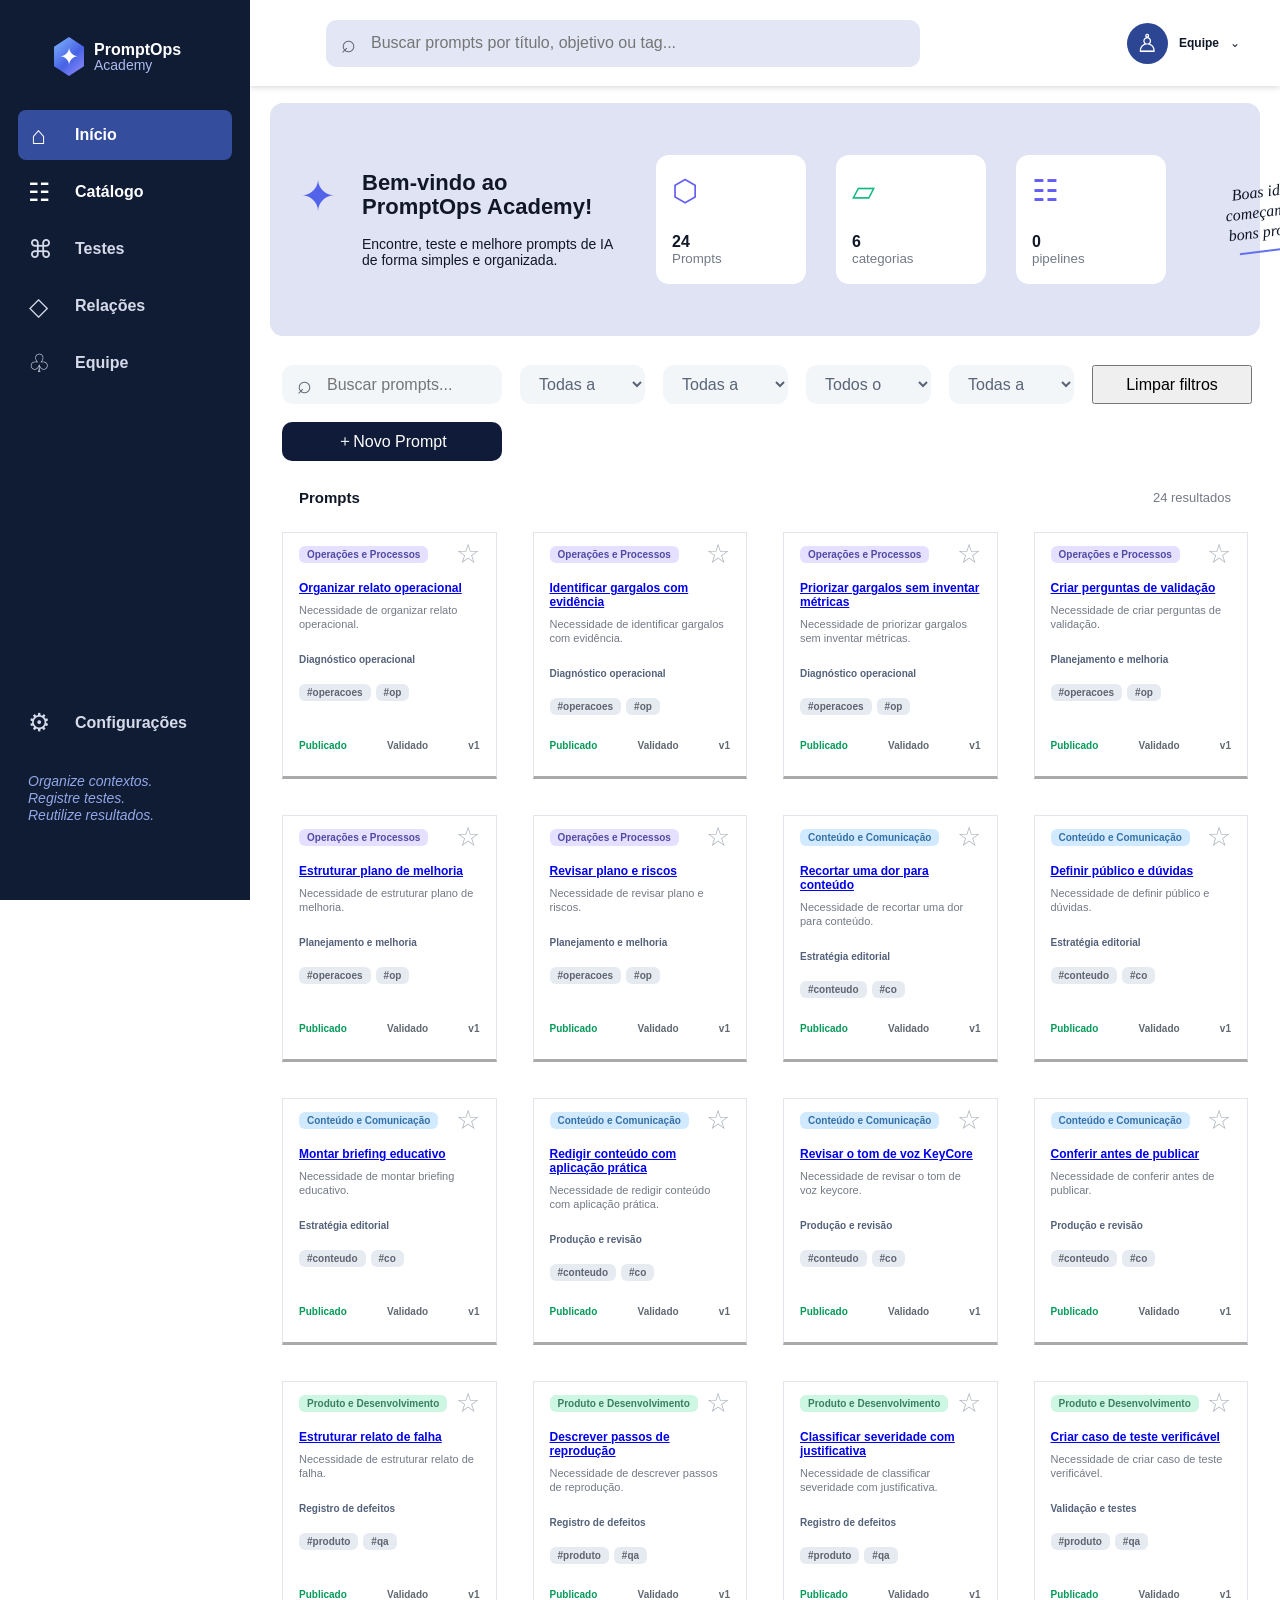
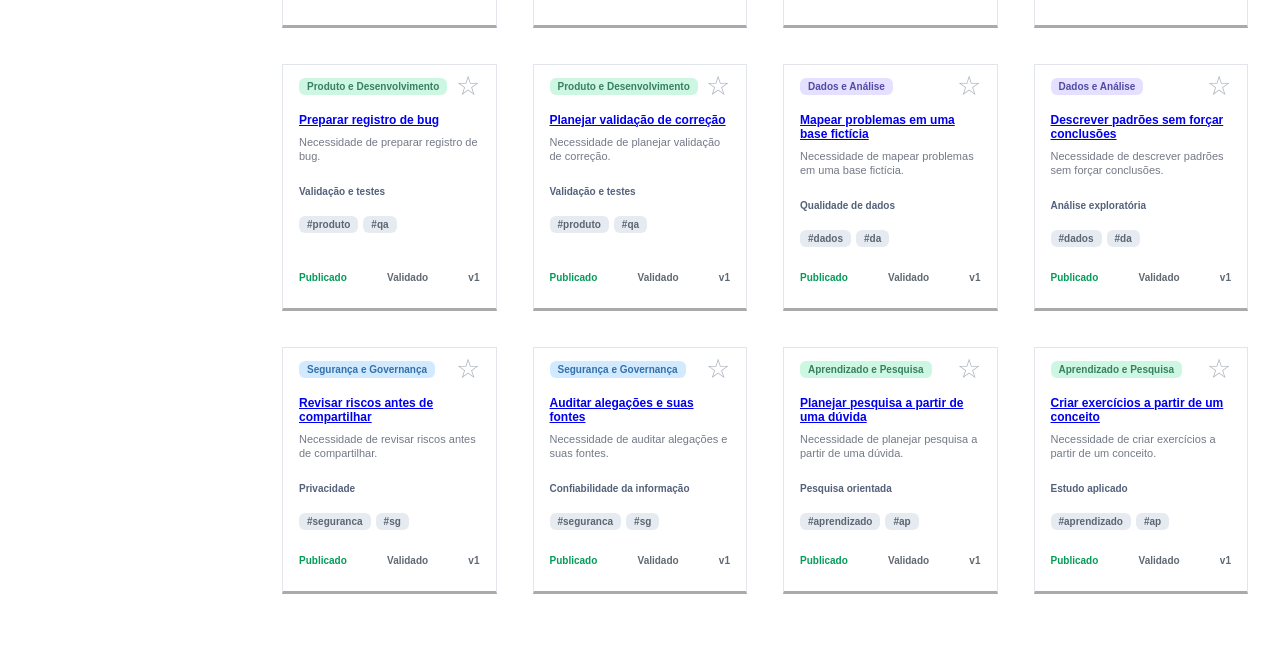
<file: index.html>
<!doctype html>
<html lang="pt-BR">
<head>
  <meta charset="utf-8">
  <meta name="viewport" content="width=device-width, initial-scale=1">
  <meta name="theme-color" content="#ffffff">
  <title>PromptOps Academy</title>
  <link rel="stylesheet" href="css/styles.css">
  <script src="js/storage.js" defer></script>
  <script src="js/catalog.js" defer></script>
  <script src="js/registration.js" defer></script>
</head>
<body>
  <a class="skip-link" href="#catalogo">Ir para o catálogo</a>

  <div class="app-shell">
    <aside class="sidebar" id="sidebar" aria-label="Navegação principal">
      <a class="brand" href="#inicio" aria-label="PromptOps Academy, início">
        <span class="brand-mark" aria-hidden="true">✦</span>
        <span><strong>PromptOps</strong><small>Academy</small></span>
      </a>

      <nav class="side-nav">
        <a class="nav-link active" href="#inicio"><span aria-hidden="true">⌂</span>Início</a>
        <a class="nav-link" href="#catalogo"><span aria-hidden="true">☷</span>Catálogo</a>
        <span class="nav-link muted"><span aria-hidden="true">⌘</span>Testes</span>
        <span class="nav-link muted"><span aria-hidden="true">◇</span>Relações</span>
        <span class="nav-link muted"><span aria-hidden="true">♧</span>Equipe</span>
      </nav>

      <div class="sidebar-footer">
        <span class="nav-link muted"><span aria-hidden="true">⚙</span>Configurações</span>
        <p>Organize contextos.<br>Registre testes.<br>Reutilize resultados.</p>
      </div>
    </aside>

    <div class="page">
      <header class="topbar">
        <button class="menu-toggle" id="menu-toggle" type="button" aria-label="Abrir menu" aria-controls="sidebar" aria-expanded="false">☰</button>
        <label class="search-field global-search">
          <span aria-hidden="true">⌕</span>
          <span class="sr-only">Busca global</span>
          <input id="global-search" type="search" placeholder="Buscar prompts por título, objetivo ou tag..." data-integration="levi-search">
        </label>
        <div class="profile" aria-label="Perfil da equipe"><span class="avatar" aria-hidden="true">♙</span><strong>Equipe</strong><span aria-hidden="true">⌄</span></div>
      </header>

      <main class="content">
        <section class="welcome" id="inicio" aria-labelledby="welcome-title">
          <div class="welcome-copy">
            <span class="spark" aria-hidden="true">✦</span>
            <div>
              <h1 id="welcome-title">Bem-vindo ao<br>PromptOps Academy!</h1>
              <p>Encontre, teste e melhore prompts de IA<br>de forma simples e organizada.</p>
            </div>
          </div>

          <div class="stats" aria-label="Indicadores do catálogo">
            <article class="stat"><span class="stat-icon purple" aria-hidden="true">⬡</span><strong id="prompt-count">0</strong><small>Prompts</small></article>
            <article class="stat"><span class="stat-icon green" aria-hidden="true">▱</span><strong id="category-count">0</strong><small>categorias</small></article>
            <article class="stat"><span class="stat-icon purple" aria-hidden="true">☷</span><strong id="pipeline-count">0</strong><small>pipelines</small></article>
          </div>

          <p class="welcome-note">Boas ideias<br>começam com<br>bons prompts.<i></i></p>
        </section>

        <section class="catalog" id="catalogo" aria-labelledby="catalog-title">
          <div class="toolbar" aria-label="Controles do catálogo">
            <label class="search-field catalog-search">
              <span aria-hidden="true">⌕</span>
              <span class="sr-only">Buscar prompts</span>
              <input id="catalog-search" type="search" placeholder="Buscar prompts..." data-integration="levi-search">
            </label>
            <label><span class="sr-only">Categoria</span><select id="category-filter" data-integration="levi-filter"><option value="">Categorias</option></select></label>
            <label><span class="sr-only">Subcategoria</span><select id="subcategory-filter" data-integration="levi-filter"><option value="">Subcategorias</option></select></label>
            <label><span class="sr-only">Status</span><select id="status-filter" data-integration="levi-filter"><option value="">Status</option></select></label>
            <label><span class="sr-only">Maturidade</span><select id="maturity-filter" data-integration="levi-filter"><option value="">Maturidade</option></select></label>
            <button id="clear-filters" type="button" class="clear-filters-btn">Limpar filtros</button>
            <button class="new-prompt" type="button" id="new-prompt" data-integration="cadastro"><span aria-hidden="true">＋</span>Novo Prompt</button>
          </div>

          <div class="catalog-heading">
            <h2 id="catalog-title">Prompts</h2>
            <span id="result-count" aria-live="polite">0 resultados</span>
          </div>

          <div id="catalog-state" class="catalog-state" role="status" hidden></div>

          <div id="prompt-grid" class="prompt-grid" aria-live="polite"></div>
        </section>
      </main>
    </div>
  </div>

  <div id="modal" class="modal" hidden>
    <div class="modal-dialog">
      <header class="modal-header">
        <h2>Novo Prompt</h2>
        <button type="button" id="modal-close" aria-label="Fechar modal" class="close-btn">×</button>
      </header>
      <form id="prompt-form" class="modal-form">
        <p id="form-message" class="form-message error" hidden></p>

        <div class="form-group">
          <label for="title">Título</label>
          <input type="text" id="title" name="title" required minlength="8">
        </div>

        <div class="form-row">
          <div class="form-group">
            <label for="categoryId">Categoria</label>
            <select id="categoryId" name="categoryId" required></select>
          </div>
          <div class="form-group">
            <label for="subcategoryId">Subcategoria</label>
            <select id="subcategoryId" name="subcategoryId" required></select>
          </div>
        </div>

        <div class="form-group">
          <label for="tags">Tags (separadas por vírgula)</label>
          <input type="text" id="tags" name="tags">
        </div>

        <div class="form-group">
          <label for="problem">Problema</label>
          <textarea id="problem" name="problem" required></textarea>
        </div>

        <div class="form-group">
          <label for="objective">Objetivo</label>
          <textarea id="objective" name="objective" required></textarea>
        </div>

        <div class="form-row">
          <div class="form-group">
            <label for="responsible">Responsável</label>
            <input type="text" id="responsible" name="responsible" required>
          </div>
          <div class="form-group">
            <label for="status">Status</label>
            <select id="status" name="status" required>
              <option value="rascunho">Rascunho</option>
              <option value="em_revisao">Em revisão</option>
              <option value="publicado">Publicado</option>
              <option value="arquivado">Arquivado</option>
            </select>
          </div>
          <div class="form-group">
            <label for="maturity">Maturidade</label>
            <select id="maturity" name="maturity" required>
              <option value="experimental">Experimental</option>
              <option value="em_validacao">Em validação</option>
              <option value="validado">Validado</option>
            </select>
          </div>
        </div>

        <div class="form-group">
          <label for="text">Texto do Prompt</label>
          <textarea id="text" name="text" required minlength="80" rows="5"></textarea>
        </div>

        <div class="form-group">
          <label for="context">Contexto</label>
          <textarea id="context" name="context"></textarea>
        </div>

        <div class="form-row">
          <div class="form-group">
            <label for="restrictions">Restrições</label>
            <textarea id="restrictions" name="restrictions"></textarea>
          </div>
          <div class="form-group">
            <label for="format">Formato</label>
            <textarea id="format" name="format"></textarea>
          </div>
        </div>

        <div class="form-row">
          <div class="form-group">
            <label for="qualityCriteria">Critérios de Qualidade</label>
            <textarea id="qualityCriteria" name="qualityCriteria"></textarea>
          </div>
          <div class="form-group">
            <label for="nextAction">Próxima Ação</label>
            <textarea id="nextAction" name="nextAction"></textarea>
          </div>
        </div>

        <footer class="modal-footer">
          <button type="button" id="modal-cancel" class="btn secondary">Cancelar</button>
          <button type="submit" class="btn primary">Salvar Prompt</button>
        </footer>
      </form>
    </div>
  </div>
</body>
</html>
</file>
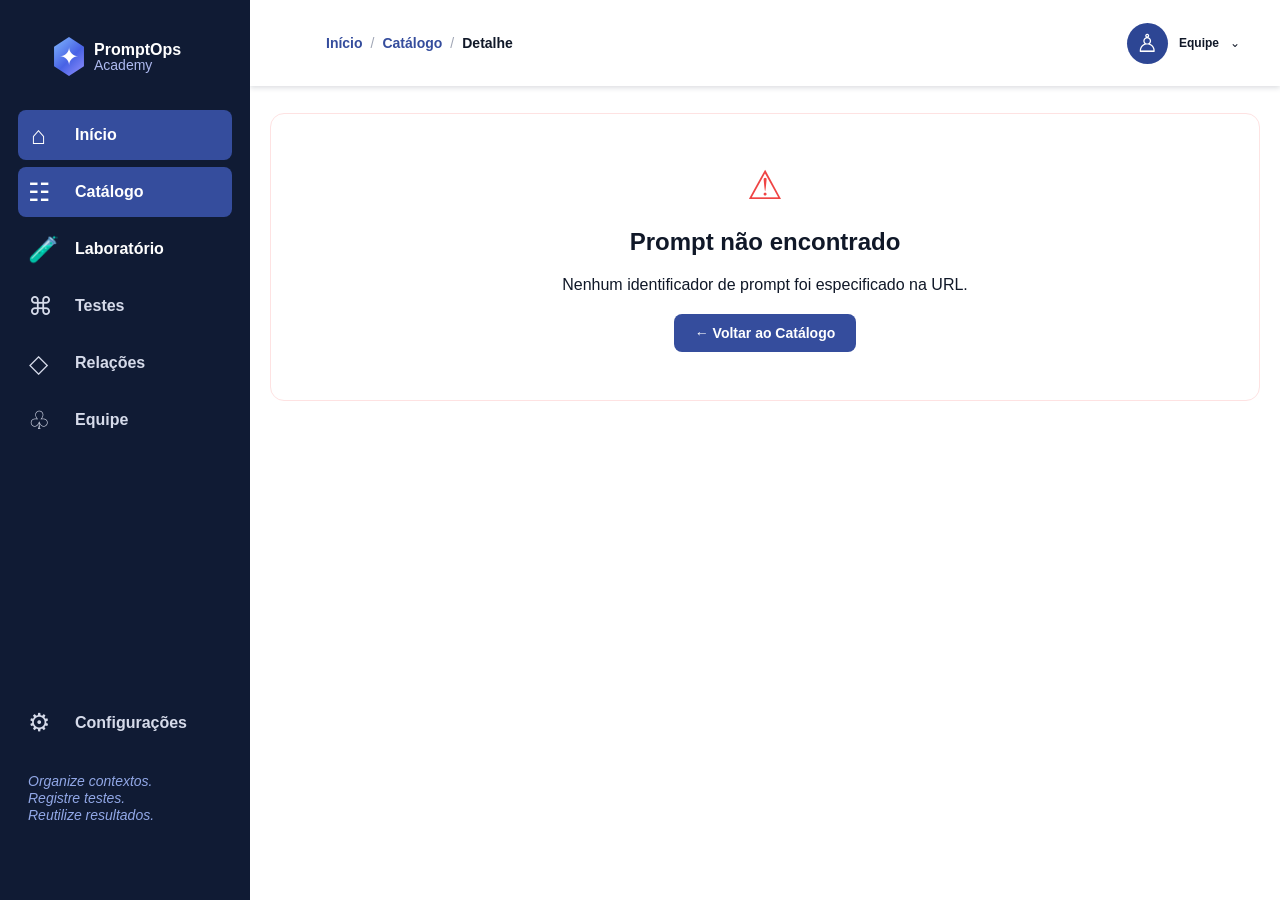
<file: prompt.html>
<!doctype html>
<html lang="pt-BR">
<head>
  <meta charset="utf-8">
  <meta name="viewport" content="width=device-width, initial-scale=1">
  <meta name="theme-color" content="#ffffff">
  <title>Detalhe do Prompt - PromptOps Academy</title>
  <link rel="stylesheet" href="css/styles.css">
  <link rel="stylesheet" href="css/navigation.css">
  <script src="js/navigation.js" defer></script>
  <script src="js/storage.js" defer></script>
  <script src="js/prompt-detail.js" defer></script>
</head>
<body>
  <a class="skip-link" href="#prompt-detail-content">Ir para o conteúdo principal</a>

  <div class="app-shell">
    <!-- Sidebar de Navegação Principal -->
    <aside class="sidebar" id="sidebar" aria-label="Navegação principal">
      <a class="brand" href="index.html#inicio" aria-label="PromptOps Academy, início">
        <span class="brand-mark" aria-hidden="true">✦</span>
        <span><strong>PromptOps</strong><small>Academy</small></span>
      </a>

      <nav class="side-nav">
        <a class="nav-link" href="index.html#inicio"><span aria-hidden="true">⌂</span>Início</a>
        <a class="nav-link active" href="index.html#catalogo"><span aria-hidden="true">☷</span>Catálogo</a>
        <a class="nav-link" href="public/laboratorio-de-prompts.html"><span aria-hidden="true">🧪</span>Laboratório</a>
        <span class="nav-link muted"><span aria-hidden="true">⌘</span>Testes</span>
        <span class="nav-link muted"><span aria-hidden="true">◇</span>Relações</span>
        <span class="nav-link muted"><span aria-hidden="true">♧</span>Equipe</span>
      </nav>

      <div class="sidebar-footer">
        <span class="nav-link muted"><span aria-hidden="true">⚙</span>Configurações</span>
        <p>Organize contextos.<br>Registre testes.<br>Reutilize resultados.</p>
      </div>
    </aside>

    <!-- Área de Conteúdo da Página -->
    <div class="page">
      <header class="topbar">
        <button class="menu-toggle" id="menu-toggle" type="button" aria-label="Abrir menu" aria-controls="sidebar" aria-expanded="false">☰</button>
        
        <!-- Breadcrumbs de Navegação -->
        <nav class="nav-breadcrumbs" aria-label="Caminho de navegação">
          <a href="index.html#inicio">Início</a>
          <span class="separator" aria-hidden="true">/</span>
          <a href="index.html#catalogo">Catálogo</a>
          <span class="separator" aria-hidden="true">/</span>
          <span class="current" id="breadcrumb-prompt-title">Detalhe</span>
        </nav>

        <div class="profile" aria-label="Perfil da equipe">
          <span class="avatar" aria-hidden="true">♙</span>
          <strong>Equipe</strong>
          <span aria-hidden="true">⌄</span>
        </div>
      </header>

      <main class="content">
        <div class="prompt-detail-container">
          
          <!-- Estado de Carregamento -->
          <div id="detail-loading" class="catalog-state" role="status">
            <p>Carregando informações do prompt...</p>
          </div>

          <!-- Estado de Erro -->
          <div id="detail-error" class="state-error-box" role="alert" hidden>
            <div class="state-error-icon" aria-hidden="true">⚠</div>
            <h2>Prompt não encontrado</h2>
            <p id="error-message">O prompt solicitado não existe ou não pôde ser carregado.</p>
            <div style="margin-top: 20px;">
              <a href="index.html#catalogo" class="btn btn-primary">← Voltar ao Catálogo</a>
            </div>
          </div>

          <!-- Conteúdo do Detalhe do Prompt -->
          <article id="prompt-detail-content" class="prompt-detail-card" hidden>
            
            <header>
              <div class="prompt-header-badges">
                <span class="badge badge-id" id="prompt-badge-id">ID</span>
                <span class="badge badge-category" id="prompt-badge-category">Categoria</span>
                <span class="badge badge-subcategory" id="prompt-badge-subcategory">Subcategoria</span>
                <span class="badge badge-status" id="prompt-badge-status">Status</span>
                <span class="badge badge-maturity" id="prompt-badge-maturity">Maturidade</span>
              </div>
              <h1 class="prompt-detail-title" id="prompt-detail-title">Título do Prompt</h1>
            </header>

            <section class="prompt-section">
              <h2 class="prompt-section-title">Objetivo</h2>
              <p class="prompt-text-block" id="prompt-objective"></p>
            </section>

            <section class="prompt-section">
              <h2 class="prompt-section-title">Problema Resolvido</h2>
              <p class="prompt-text-block" id="prompt-problem"></p>
            </section>

            <section class="prompt-section">
              <h2 class="prompt-section-title">Instrução / Conteúdo do Prompt</h2>
              <div class="prompt-code-wrapper">
                <div class="prompt-code-header">
                  <span class="prompt-code-label" id="prompt-version-info">Versão 1</span>
                  <div style="display: flex; align-items: center; gap: 8px;">
                    <span id="copy-feedback" class="feedback-toast" hidden>✓ Copiado!</span>
                    <button type="button" class="btn btn-secondary btn-icon" id="btn-copy-prompt" title="Copiar texto do prompt">
                      📋 Copiar
                    </button>
                  </div>
                </div>
                <pre class="prompt-code-content" id="prompt-text-content"></pre>
              </div>
            </section>

            <section class="prompt-section">
              <h2 class="prompt-section-title">Palavras-chave e Tags</h2>
              <div class="prompt-tags-list" id="prompt-tags-list"></div>
            </section>

            <!-- Barra de Ações do Fluxo -->
            <footer class="prompt-actions-bar">
              <div class="action-group-primary">
                <button type="button" class="btn btn-lab" id="btn-test-in-lab">
                  🧪 Testar no Laboratório
                </button>
                <a href="index.html#catalogo" class="btn btn-secondary">
                  ← Voltar ao Catálogo
                </a>
              </div>
              <div class="action-group-secondary">
                <a href="index.html#inicio" class="btn btn-secondary">
                  🏠 Ir para o Início
                </a>
              </div>
            </footer>

          </article>

        </div>
      </main>
    </div>
  </div>
</body>
</html>
</file>
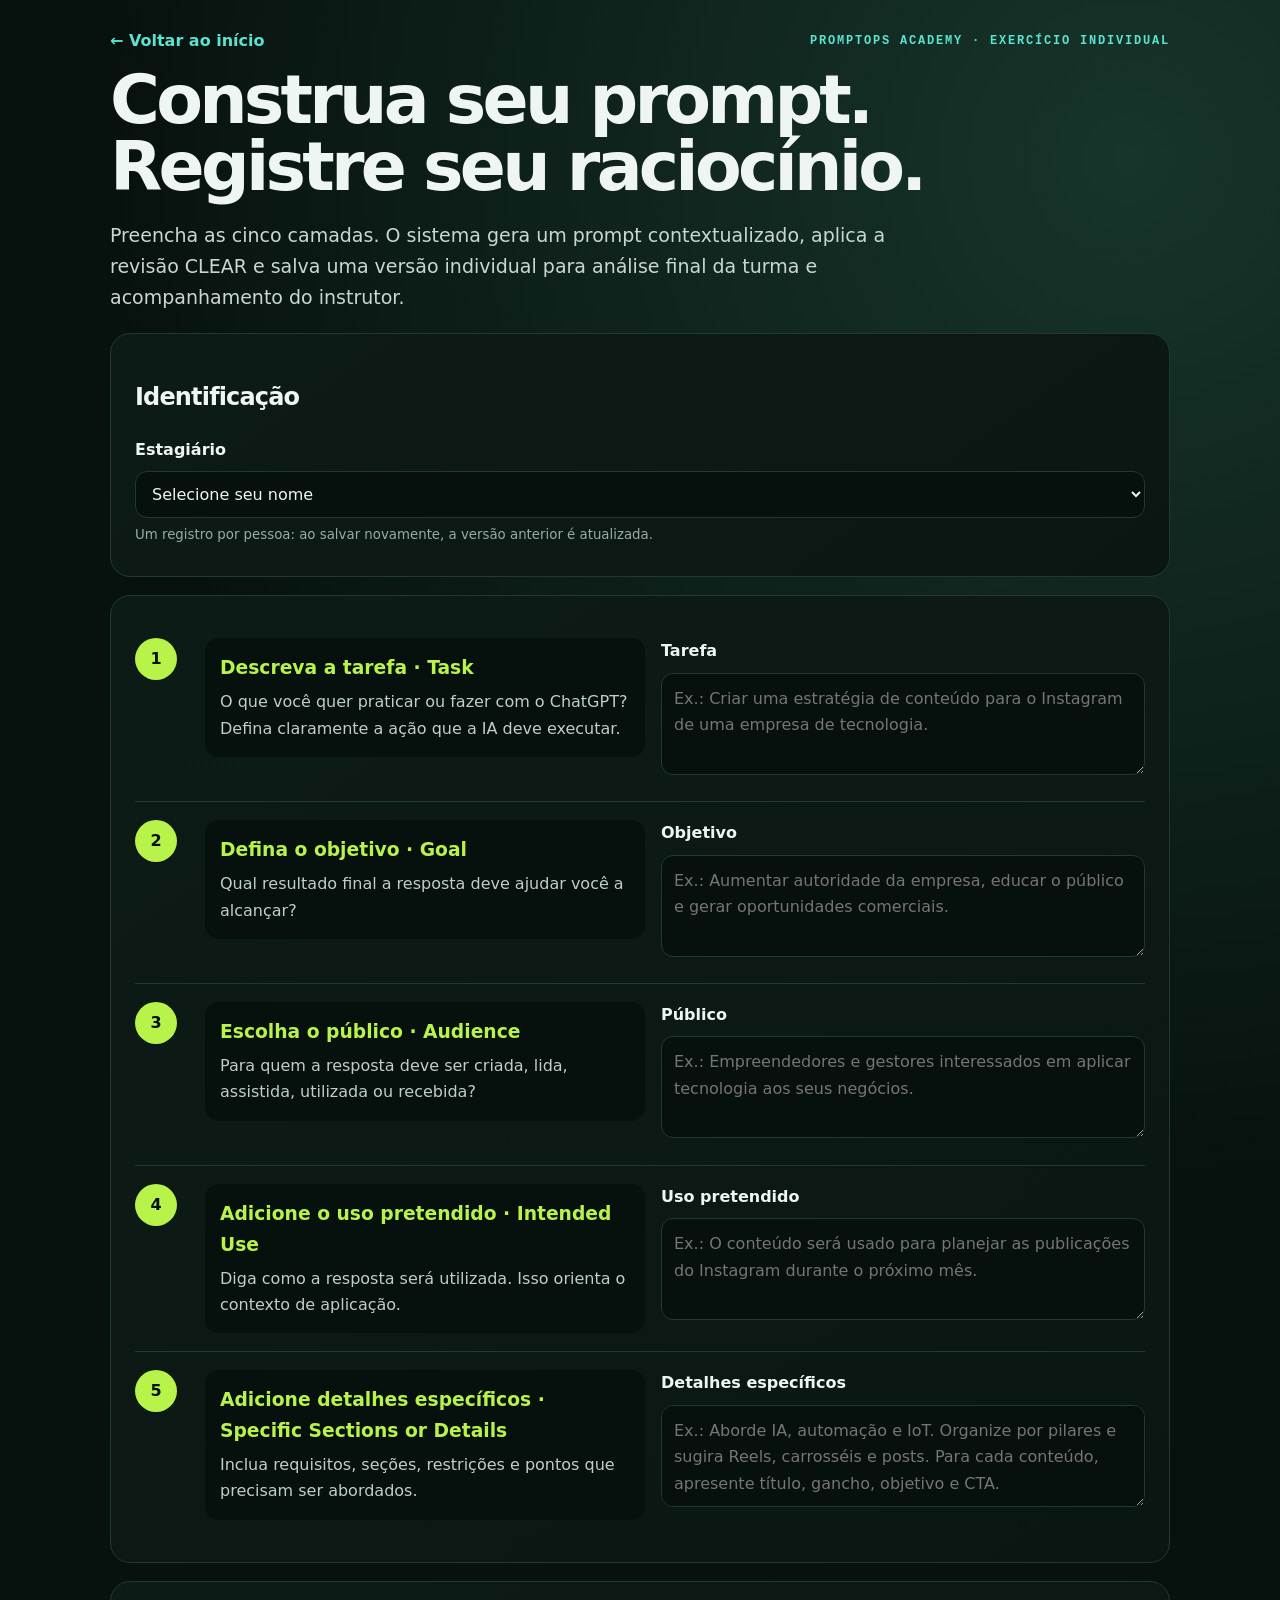
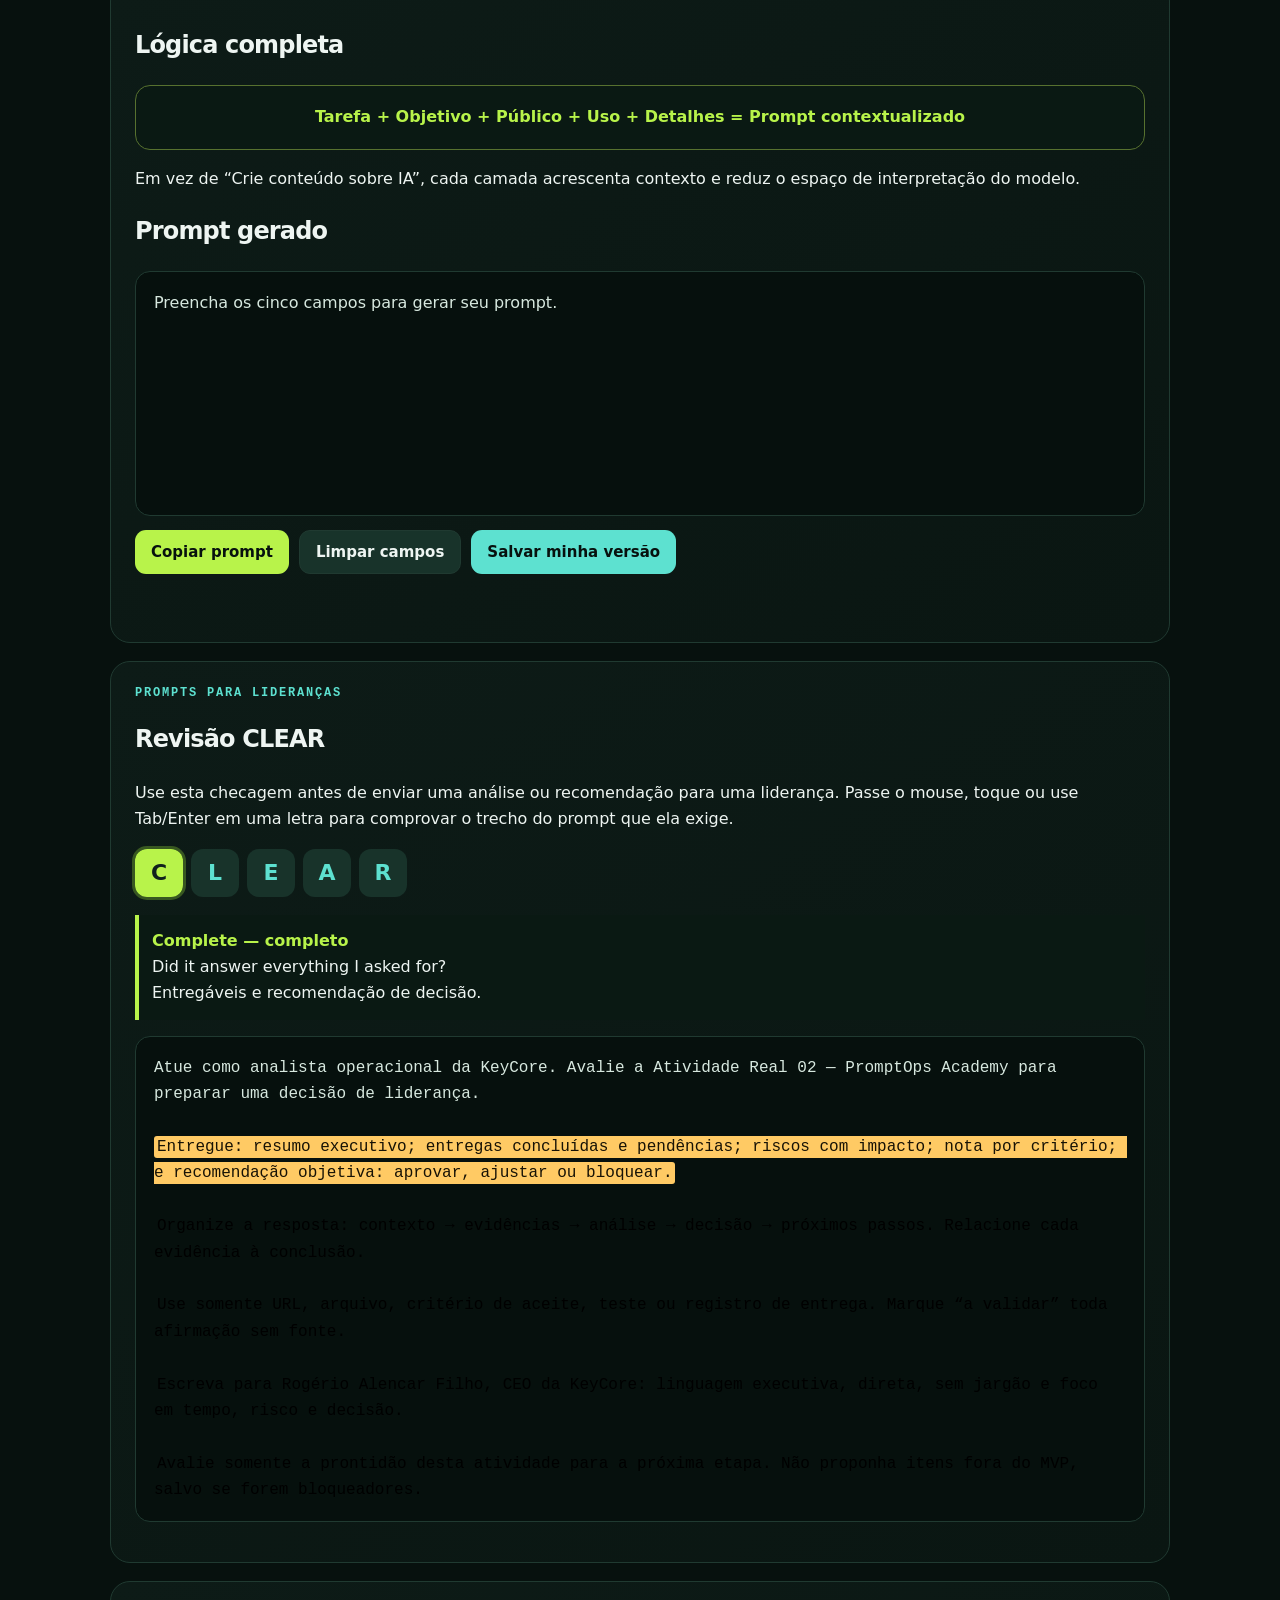
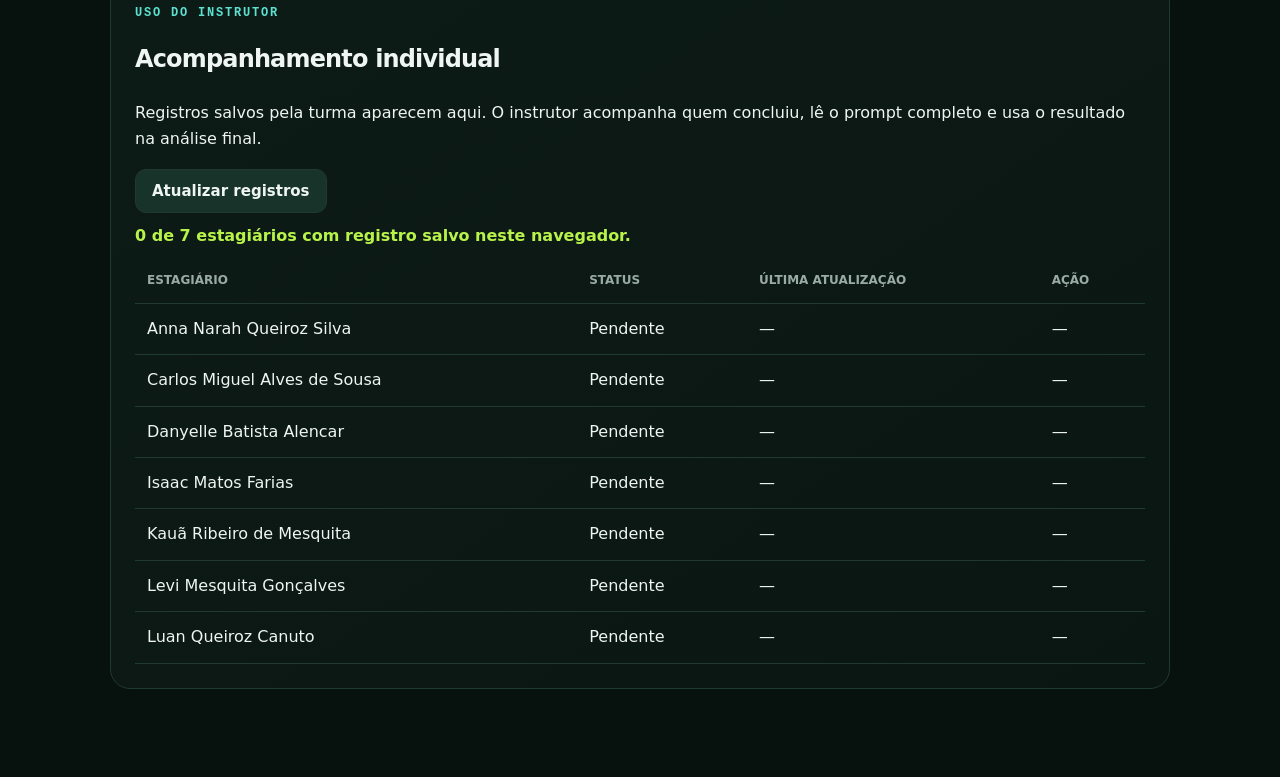
<file: public/laboratorio-de-prompts.html>
<!doctype html><html lang="pt-BR"><head><meta charset="utf-8"><meta name="viewport" content="width=device-width,initial-scale=1"><title>KeyCore · Laboratório de Prompts</title><style>:root{--bg:#07110e;--ink:#eef5f2;--muted:#9aaba4;--card:#0d1b17;--line:#203a31;--dark:#06100d;--lime:#b8f34a;--cyan:#5de1d0;--warning:#211b0c}*{box-sizing:border-box}body{margin:0;background:radial-gradient(circle at 88% 4%,#17352a 0,transparent 26%),var(--bg);color:var(--ink);font:16px/1.65 Inter,system-ui,sans-serif}.shell{width:min(1060px,calc(100% - 30px));margin:auto;padding:28px 0 70px}a{color:var(--cyan)}.top{display:flex;justify-content:space-between;gap:12px;align-items:center}.back{font-weight:750;text-decoration:none}.eyebrow{color:var(--cyan);font:700 12px ui-monospace,monospace;text-transform:uppercase;letter-spacing:.15em}h1{font-size:clamp(36px,7vw,68px);letter-spacing:-.055em;line-height:.98;margin:13px 0 18px}h2{letter-spacing:-.035em}.intro{font-size:19px;max-width:780px;color:#c9d7d1}.card{margin:18px 0;padding:24px;background:linear-gradient(145deg,#0d1b17,#0a1612);border:1px solid var(--line);border-radius:20px;box-shadow:none}.step{display:grid;grid-template-columns:54px minmax(0,1fr) minmax(260px,1.1fr);gap:16px;align-items:start;padding:18px 0;border-bottom:1px solid var(--line)}.step:last-child{border:0}.number{width:42px;height:42px;border-radius:50%;display:grid;place-items:center;background:var(--lime);color:#07110e;font-weight:850}.guide{background:var(--dark);padding:15px;border-radius:14px;color:#f5fbf8}.guide h3{margin:0 0 5px;color:var(--lime)}.guide p{margin:0;color:#bcd0c8}.field label{display:block;font-weight:800;margin-bottom:8px}.field small{display:block;color:var(--muted);margin:6px 0}.field textarea,.field select{width:100%;min-height:102px;padding:12px;border:1px solid var(--line);border-radius:12px;background:#06100d;color:var(--ink);font:inherit;resize:vertical}.field select{min-height:47px}.formula{padding:18px;border-radius:15px;background:#0a1913;border:1px solid #57712f;color:var(--lime);font-weight:800;text-align:center}.output{white-space:pre-wrap;background:#06100d;border:1px solid var(--line);color:#d7e8df;padding:18px;border-radius:15px;min-height:245px}.actions{display:flex;flex-wrap:wrap;gap:10px;margin-top:14px}button{border:0;border-radius:11px;padding:12px 16px;background:var(--lime);color:#07110e;font:750 15px system-ui;cursor:pointer}button.secondary{background:#18332a;color:var(--ink);border:1px solid var(--line)}button.save{background:var(--cyan);color:#07110e}button:hover{filter:brightness(1.08)}.status{min-height:24px;margin:10px 0;color:var(--lime);font-weight:700}.clear{display:flex;gap:8px;flex-wrap:wrap;margin:8px 0 18px}.clear button{width:48px;height:48px;padding:0;border-radius:12px;background:#18332a;color:var(--cyan);font-size:22px}.clear button.active,.clear button:hover,.clear button:focus{background:var(--lime);color:#10211d;outline:3px solid #8cd33755}.detail{padding:13px;border-left:4px solid var(--lime);background:#0a1913}.detail b{color:var(--lime)}.cleartext mark{background:transparent;padding:2px 3px;border-radius:3px}.cleartext mark.on{background:#ffca64;color:#171205}.instructor{overflow:auto}.instructor table{border-collapse:collapse;width:100%;min-width:640px}.instructor th,.instructor td{text-align:left;padding:12px;border-bottom:1px solid var(--line);vertical-align:top}.instructor th{font-size:12px;text-transform:uppercase;color:var(--muted)}.pill{font:750 12px ui-monospace,monospace;background:#0a1913;color:var(--lime);border:1px solid #57712f;padding:4px 7px;border-radius:99px}dialog{width:min(760px,calc(100% - 24px));border:1px solid var(--line);border-radius:18px;padding:24px;background:var(--card);color:var(--ink);box-shadow:0 20px 80px #0007}dialog::backdrop{background:#07110eaa}dialog pre{white-space:pre-wrap;background:#06100d;color:#e7f5ef;padding:15px;border-radius:12px}@media(max-width:760px){.step{grid-template-columns:45px 1fr}.field{grid-column:1/-1}.guide{grid-column:2}.top{align-items:flex-start;flex-direction:column}}</style></head><body><main class="shell"><header class="top"><a class="back" href="../index.html">← Voltar ao início</a><span class="eyebrow">PromptOps Academy · exercício individual</span></header><section><h1>Construa seu prompt.<br>Registre seu raciocínio.</h1><p class="intro">Preencha as cinco camadas. O sistema gera um prompt contextualizado, aplica a revisão CLEAR e salva uma versão individual para análise final da turma e acompanhamento do instrutor.</p></section><section class="card"><h2>Identificação</h2><div class="field"><label for="intern">Estagiário</label><select id="intern"><option value="">Selecione seu nome</option><option>Anna Narah Queiroz Silva</option><option>Carlos Miguel Alves de Sousa</option><option>Danyelle Batista Alencar</option><option>Isaac Matos Farias</option><option>Kauã Ribeiro de Mesquita</option><option>Levi Mesquita Gonçalves</option><option>Luan Queiroz Canuto</option></select><small>Um registro por pessoa: ao salvar novamente, a versão anterior é atualizada.</small></div></section><section class="card"><div class="step"><div class="number">1</div><div class="guide"><h3>Descreva a tarefa · Task</h3><p>O que você quer praticar ou fazer com o ChatGPT? Defina claramente a ação que a IA deve executar.</p></div><div class="field"><label for="task">Tarefa</label><textarea id="task" placeholder="Ex.: Criar uma estratégia de conteúdo para o Instagram de uma empresa de tecnologia."></textarea></div></div><div class="step"><div class="number">2</div><div class="guide"><h3>Defina o objetivo · Goal</h3><p>Qual resultado final a resposta deve ajudar você a alcançar?</p></div><div class="field"><label for="goal">Objetivo</label><textarea id="goal" placeholder="Ex.: Aumentar autoridade da empresa, educar o público e gerar oportunidades comerciais."></textarea></div></div><div class="step"><div class="number">3</div><div class="guide"><h3>Escolha o público · Audience</h3><p>Para quem a resposta deve ser criada, lida, assistida, utilizada ou recebida?</p></div><div class="field"><label for="audience">Público</label><textarea id="audience" placeholder="Ex.: Empreendedores e gestores interessados em aplicar tecnologia aos seus negócios."></textarea></div></div><div class="step"><div class="number">4</div><div class="guide"><h3>Adicione o uso pretendido · Intended Use</h3><p>Diga como a resposta será utilizada. Isso orienta o contexto de aplicação.</p></div><div class="field"><label for="intendedUse">Uso pretendido</label><textarea id="intendedUse" placeholder="Ex.: O conteúdo será usado para planejar as publicações do Instagram durante o próximo mês."></textarea></div></div><div class="step"><div class="number">5</div><div class="guide"><h3>Adicione detalhes específicos · Specific Sections or Details</h3><p>Inclua requisitos, seções, restrições e pontos que precisam ser abordados.</p></div><div class="field"><label for="details">Detalhes específicos</label><textarea id="details" placeholder="Ex.: Aborde IA, automação e IoT. Organize por pilares e sugira Reels, carrosséis e posts. Para cada conteúdo, apresente título, gancho, objetivo e CTA."></textarea></div></div></section><section class="card"><h2>Lógica completa</h2><div class="formula">Tarefa + Objetivo + Público + Uso + Detalhes = Prompt contextualizado</div><p>Em vez de “Crie conteúdo sobre IA”, cada camada acrescenta contexto e reduz o espaço de interpretação do modelo.</p><h2>Prompt gerado</h2><div class="output" id="output">Preencha os cinco campos para gerar seu prompt.</div><div class="actions"><button id="copy">Copiar prompt</button><button id="reset" class="secondary">Limpar campos</button><button id="save" class="save">Salvar minha versão</button></div><p id="status" class="status" aria-live="polite"></p></section><section class="card"><div class="eyebrow">Prompts para lideranças</div><h2>Revisão CLEAR</h2><p>Use esta checagem antes de enviar uma análise ou recomendação para uma liderança. Passe o mouse, toque ou use Tab/Enter em uma letra para comprovar o trecho do prompt que ela exige.</p><div class="clear" role="group" aria-label="Critérios CLEAR"><button class="active" data-c="C">C</button><button data-c="L">L</button><button data-c="E">E</button><button data-c="A">A</button><button data-c="R">R</button></div><div class="detail" id="clearDetail"></div><pre class="output cleartext">Atue como analista operacional da KeyCore. Avalie a Atividade Real 02 — PromptOps Academy para preparar uma decisão de liderança.

<mark data-p="C">Entregue: resumo executivo; entregas concluídas e pendências; riscos com impacto; nota por critério; e recomendação objetiva: aprovar, ajustar ou bloquear.</mark>

<mark data-p="L">Organize a resposta: contexto → evidências → análise → decisão → próximos passos. Relacione cada evidência à conclusão.</mark>

<mark data-p="E">Use somente URL, arquivo, critério de aceite, teste ou registro de entrega. Marque “a validar” toda afirmação sem fonte.</mark>

<mark data-p="A">Escreva para Rogério Alencar Filho, CEO da KeyCore: linguagem executiva, direta, sem jargão e foco em tempo, risco e decisão.</mark>

<mark data-p="R">Avalie somente a prontidão desta atividade para a próxima etapa. Não proponha itens fora do MVP, salvo se forem bloqueadores.</mark></pre></section><section class="card instructor"><div class="eyebrow">Uso do instrutor</div><h2>Acompanhamento individual</h2><p>Registros salvos pela turma aparecem aqui. O instrutor acompanha quem concluiu, lê o prompt completo e usa o resultado na análise final.</p><button id="refresh" class="secondary">Atualizar registros</button><p id="summary" class="status"></p><table><thead><tr><th>Estagiário</th><th>Status</th><th>Última atualização</th><th>Ação</th></tr></thead><tbody id="rows"><tr><td colspan="4">Carregando…</td></tr></tbody></table></section></main><dialog id="dialog"><button class="secondary" id="close">Fechar</button><h2 id="dialogTitle"></h2><pre id="dialogPrompt"></pre></dialog><script>const $=id=>document.getElementById(id), fields=['task','goal','audience','intendedUse','details'];const esc=s=>s.replace(/[&<>"']/g,c=>({'&':'&amp;','<':'&lt;','>':'&gt;','"':'&quot;',"'":'&#039;'}[c]));function get(){return Object.fromEntries(fields.map(k=>[k,$(k).value.trim()]))}function prompt(){const x=get();if(fields.some(k=>!x[k]))return 'Preencha os cinco campos para gerar seu prompt.';return `Crie ${x.task.charAt(0).toLowerCase()+x.task.slice(1)}\n\nObjetivo: ${x.goal}\n\nPúblico: ${x.audience}\n\nUso pretendido: ${x.intendedUse}\n\nDetalhes e requisitos: ${x.details}\n\nEntregue uma resposta organizada, prática e pronta para uso. Não invente dados; sinalize o que depender de validação.`}function render(){ $('output').textContent=prompt()}fields.forEach(k=>$(k).addEventListener('input',render));$('copy').onclick=async()=>{try{await navigator.clipboard.writeText(prompt());$('status').textContent='Prompt copiado.'}catch{$('status').textContent='Não foi possível copiar automaticamente. Selecione o texto e copie.'}};$('reset').onclick=()=>{fields.forEach(k=>$(k).value='');render();$('status').textContent='Campos limpos.'};const STORAGE_KEY='promptops-lab-submissions-v1';const allowedInterns=[...$('intern').options].map(o=>o.value).filter(Boolean);function stored(){try{return JSON.parse(localStorage.getItem(STORAGE_KEY)||'[]')}catch{return []}}function load(){const submissions=stored();const submitted=new Map(submissions.map(x=>[x.intern,x]));$('summary').textContent=`${submissions.length} de ${allowedInterns.length} estagiários com registro salvo neste navegador.`;$('rows').innerHTML=allowedInterns.map(name=>{const x=submitted.get(name);return `<tr><td>${esc(name)}</td><td>${x?'<span class="pill">Salvo</span>':'Pendente'}</td><td>${x?new Date(x.updatedAt).toLocaleString('pt-BR'):'—'}</td><td>${x?`<button class="secondary view" data-name="${esc(name)}">Ver prompt</button>`:'—'}</td></tr>`}).join('');document.querySelectorAll('.view').forEach(b=>b.onclick=()=>{const x=submitted.get(b.dataset.name);$('dialogTitle').textContent=x.intern;$('dialogPrompt').textContent=x.prompt;$('dialog').showModal()})}$('save').onclick=()=>{const data={intern:$('intern').value,...get(),prompt:prompt(),updatedAt:new Date().toISOString()};if(!data.intern||fields.some(k=>!data[k])){$('status').textContent='Selecione seu nome e preencha as cinco camadas antes de salvar.';return}const submissions=stored().filter(x=>x.intern!==data.intern);submissions.push(data);localStorage.setItem(STORAGE_KEY,JSON.stringify(submissions));$('status').textContent='Versão individual salva neste navegador.';load()};$('refresh').onclick=load;$('close').onclick=()=>$('dialog').close();const clear={C:['Complete — completo','Did it answer everything I asked for?','Entregáveis e recomendação de decisão.'],L:['Logical — lógico','Does it make sense from start to finish?','Ordem da análise e vínculo evidência → conclusão.'],E:['Evidence — evidência','Is it accurate and grounded? Do I need to check sources?','Fontes verificáveis e itens a validar.'],A:['Audience — público','Is it right for person who will read or use it?','Destinatário, linguagem e foco executivo.'],R:['Relevant — relevante','Does it stay focused on task?','Limite de escopo da análise.']};function show(c){const x=clear[c];$('clearDetail').innerHTML=`<b>${x[0]}</b><br>${x[1]}<br><span>${x[2]}</span>`;document.querySelectorAll('.clear button').forEach(b=>b.classList.toggle('active',b.dataset.c===c));document.querySelectorAll('[data-p]').forEach(m=>m.classList.toggle('on',m.dataset.p===c))}document.querySelectorAll('.clear button').forEach(b=>['mouseenter','focus','click'].forEach(e=>b.addEventListener(e,()=>show(b.dataset.c))));show('C');render();load().catch(()=>{$('rows').innerHTML='<tr><td colspan="4">Não foi possível carregar os registros agora.</td></tr>'});</script></body></html>
</file>
<file: css/styles.css>
:root {
  --sidebar: #101b34;
  --primary: #354d9d;
  --primary-dark: #0f1b38;
  --banner: #dfe3f3;
  --background: #ffffff;
  --input-bg: #f3f6f9;
  --text: #101828;
  --muted: #737986;
  --purple: #625df5;
  --green: #10b981;
  --orange: #f59e0b;
  --blue: #1689e8;
  --line: #e2e6ec;
  font-family: Inter, "Segoe UI", Arial, sans-serif;
  color: var(--text);
  background: var(--background);
}

* {
  box-sizing: border-box;
}

html {
  scroll-behavior: smooth;
}

body {
  margin: 0;
  background: var(--background);
}

button,
input,
select {
  font: inherit;
}

a:focus-visible,
button:focus-visible,
input:focus-visible,
select:focus-visible {
  outline: 3px solid #7d82f4;
  outline-offset: 2px;
}

.sr-only {
  position: absolute;
  width: 1px;
  height: 1px;
  padding: 0;
  margin: -1px;
  overflow: hidden;
  clip: rect(0, 0, 0, 0);
  white-space: nowrap;
  border: 0;
}

.skip-link {
  position: fixed;
  top: -60px;
  left: 12px;
  z-index: 30;
  padding: 10px;
  background: #ffffff;
}

.skip-link:focus {
  top: 12px;
}

.app-shell {
  min-height: 100vh;
}

.sidebar {
  position: fixed;
  inset: 0 auto 0 0;
  z-index: 10;
  display: flex;
  flex-direction: column;
  width: 250px;
  padding: 37px 18px 26px;
  color: #ffffff;
  background: var(--sidebar);
}

.brand {
  display: flex;
  align-items: center;
  gap: 8px;
  margin: 0 34px 34px;
  color: #ffffff;
  line-height: 1;
  text-decoration: none;
}

.brand-mark {
  display: grid;
  place-items: center;
  width: 34px;
  height: 39px;
  font-size: 24px;
  background: linear-gradient(135deg, #84bdff, #4862e5 55%, #9995ff);
  clip-path: polygon(50% 0, 94% 25%, 94% 75%, 50% 100%, 6% 75%, 6% 25%);
}

.brand strong,
.brand small {
  display: block;
}

.brand small {
  color: #aebaf0;
  font-size: 14px;
}

.side-nav {
  display: grid;
  gap: 7px;
}

.nav-link {
  display: flex;
  align-items: center;
  gap: 26px;
  min-height: 50px;
  padding: 0 10px;
  color: #ffffff;
  font-weight: 650;
  text-decoration: none;
  border-radius: 8px;
}

.nav-link > span {
  width: 21px;
  font-size: 25px;
  font-weight: 400;
  text-align: center;
}

.nav-link.active {
  background: var(--primary);
}

a.nav-link:hover {
  background: #1b2a48;
}

.nav-link.muted {
  color: #d6dbea;
}

.sidebar-footer {
  margin-top: auto;
}

.sidebar-footer p {
  margin: 25px 10px 50px;
  color: #91a7e6;
  font-size: 14px;
  font-style: italic;
  line-height: 1.22;
}

.page {
  min-height: 100vh;
  margin-left: 250px;
}

.topbar {
  position: sticky;
  top: 0;
  z-index: 4;
  display: flex;
  align-items: center;
  gap: 24px;
  height: 86px;
  padding: 0 40px 0 76px;
  background: #ffffff;
  box-shadow: 0 2px 5px #17213625;
}

.menu-toggle {
  display: none;
  border: 0;
  background: transparent;
  cursor: pointer;
}

.search-field {
  display: flex;
  align-items: center;
  gap: 13px;
  height: 39px;
  padding: 0 15px;
  color: #5f6976;
  background: var(--input-bg);
  border-radius: 11px;
}

.search-field > span:first-child {
  font-size: 25px;
}

.search-field input {
  width: 100%;
  min-width: 0;
  color: var(--text);
  background: transparent;
  border: 0;
  outline: 0;
}

.global-search {
  width: min(615px, 65%);
  height: 47px;
  background: #e3e6f5;
}

.profile {
  display: flex;
  align-items: center;
  gap: 11px;
  margin-left: auto;
  font-size: 12px;
}

.avatar {
  display: grid;
  place-items: center;
  width: 41px;
  height: 41px;
  color: #ffffff;
  font-size: 25px;
  background: #2d4694;
  border-radius: 50%;
}

.content {
  max-width: 1600px;
  padding: 17px 20px 45px;
  margin: auto;
}

.welcome {
  display: grid;
  grid-template-columns: minmax(330px, 1.3fr) minmax(510px, 1.75fr) 160px;
  align-items: center;
  gap: 26px;
  min-height: 233px;
  padding: 34px 30px;
  background: var(--banner);
  border-radius: 13px;
}

.welcome-copy {
  display: flex;
  align-items: flex-start;
  gap: 26px;
}

.spark {
  color: #5262e9;
  font-size: 43px;
}

.welcome h1 {
  margin: 0 0 16px;
  font-size: 22px;
  line-height: 1.12;
}

.welcome-copy p {
  margin: 0;
  font-size: 14px;
  line-height: 1.17;
}

.stats {
  display: grid;
  grid-template-columns: repeat(3, 1fr);
  gap: 30px;
}

.stat {
  display: flex;
  flex-direction: column;
  height: 129px;
  padding: 18px 16px;
  background: #ffffff;
  border-radius: 13px;
  transition: transform 0.18s, box-shadow 0.18s;
}

.stat:hover {
  transform: translateY(-2px);
  box-shadow: 0 7px 18px #29335a12;
}

.stat-icon {
  margin-bottom: auto;
  font-size: 30px;
}

.purple {
  color: var(--purple);
}

.green {
  color: var(--green);
}

.stat small {
  color: var(--muted);
}

.welcome-note {
  margin: 0;
  font: italic 16px/1.25 Georgia, serif;
  text-align: center;
  transform: rotate(-7deg);
}

.welcome-note i {
  display: block;
  width: 73px;
  margin: 8px auto;
  border-bottom: 2px solid #6471ec;
}

.catalog {
  padding: 29px 12px;
}

.toolbar {
  display: grid;
  grid-template-columns: minmax(220px, 1.7fr) repeat(4, minmax(125px, 0.9fr)) minmax(160px, 0.95fr);
  gap: 18px;
}

.toolbar label,
.toolbar select {
  width: 100%;
}

.toolbar select {
  height: 39px;
  padding: 0 34px 0 15px;
  color: #596477;
  background: var(--input-bg);
  border: 0;
  border-radius: 11px;
}

.new-prompt {
  display: flex;
  align-items: center;
  justify-content: center;
  height: 39px;
  color: #ffffff;
  text-decoration: none;
  background: var(--primary-dark);
  border: 0;
  border-radius: 10px;
}

.new-prompt:not(:disabled):hover {
  background: #1b2b51;
}

.new-prompt:disabled {
  cursor: not-allowed;
  opacity: 0.78;
}

.catalog-heading {
  display: flex;
  align-items: center;
  justify-content: space-between;
  margin: 28px 17px 26px;
}

.catalog-heading h2 {
  margin: 0;
  font-size: 15px;
}

.catalog-heading span {
  color: var(--muted);
  font-size: 13px;
}

.catalog-state {
  display: grid;
  gap: 6px;
  max-width: 680px;
  padding: 22px;
  color: #465269;
  background: #f7f9fd;
  border: 1px solid #d8deeb;
  border-radius: 12px;
}

.catalog-state[hidden] {
  display: none;
}

.prompt-grid {
  display: grid;
  grid-template-columns: repeat(4, minmax(0, 1fr));
  gap: 36px;
}

.prompt-card {
  display: flex;
  flex-direction: column;
  min-width: 0;
  min-height: 247px;
  padding: 8px 16px 25px;
  background: #ffffff;
  border: 1px solid var(--line);
  border-bottom: 3px solid #aaaaaa;
}

.card-top {
  display: flex;
  align-items: center;
  justify-content: space-between;
  gap: 8px;
}

.category-badge,
.tag {
  display: inline-block;
  padding: 3px 8px;
  font-size: 10px;
  font-weight: 700;
  border-radius: 6px;
}

.category-badge {
  color: #514aa4;
  background: #e5e0ff;
}

.category-badge.blue {
  color: #3470a7;
  background: #d2eaff;
}

.category-badge.green {
  color: #397f60;
  background: #cef7e3;
}

.favorite-mark {
  color: #aeb5bf;
  font-size: 27px;
  line-height: 1;
}

.prompt-card h3 {
  margin: 13px 0 8px;
  font-size: 12px;
}

.objective {
  min-height: 44px;
  margin: 0;
  color: var(--muted);
  font-size: 11px;
  line-height: 1.3;
}

.subcategory {
  margin: 7px 0 0;
  color: #53617a;
  font-size: 10px;
  font-weight: 700;
}

.tags {
  display: flex;
  flex-wrap: wrap;
  gap: 5px;
  margin: 19px 0 21px;
}

.tag {
  color: #5d6570;
  background: #e6ebf2;
}

.card-footer {
  display: flex;
  align-items: center;
  justify-content: space-between;
  gap: 7px;
  flex-wrap: wrap;
  margin-top: auto;
  color: #606872;
  font-size: 10px;
  font-weight: 700;
}

.status-publicado {
  color: #049b59;
}

.status-em-revisao {
  color: #e18a00;
}

.status-rascunho {
  color: var(--blue);
}

.status-arquivado {
  color: #737986;
}

@media (max-width: 1250px) {
  .welcome {
    grid-template-columns: 1fr 1.7fr;
  }

  .welcome-note {
    display: none;
  }

  .stats {
    gap: 14px;
  }

  .toolbar {
    grid-template-columns: repeat(3, 1fr);
  }

  .catalog-search {
    grid-column: span 2;
  }

  .prompt-grid {
    grid-template-columns: repeat(3, 1fr);
    gap: 20px;
  }
}

@media (max-width: 950px) {
  .sidebar {
    width: 205px;
  }

  .page {
    margin-left: 205px;
  }

  .topbar {
    padding-left: 26px;
  }

  .welcome {
    display: block;
  }

  .welcome-copy {
    margin-bottom: 25px;
  }

  .prompt-grid {
    grid-template-columns: repeat(2, 1fr);
  }
}

@media (max-width: 700px) {
  .sidebar {
    width: 250px;
    box-shadow: 8px 0 25px #10182828;
    transform: translateX(-100%);
    transition: transform 0.2s;
  }

  .sidebar.open {
    transform: translateX(0);
  }

  .page {
    margin-left: 0;
  }

  .topbar {
    gap: 13px;
    height: 72px;
    padding: 0 18px;
  }

  .menu-toggle {
    display: block;
    font-size: 22px;
  }

  .global-search {
    width: 100%;
    height: 40px;
  }

  .profile strong,
  .profile > span:last-child {
    display: none;
  }

  .avatar {
    width: 35px;
    height: 35px;
  }

  .content {
    padding: 16px;
  }

  .welcome {
    padding: 23px 18px;
  }

  .welcome-copy {
    gap: 15px;
  }

  .stats {
    gap: 8px;
  }

  .stat {
    height: 94px;
    padding: 10px;
  }

  .catalog {
    padding: 24px 0;
  }

  .toolbar {
    grid-template-columns: 1fr;
    gap: 10px;
  }

  .catalog-search {
    grid-column: auto;
  }

  .new-prompt {
    height: 43px;
  }

  .catalog-heading {
    margin-inline: 0;
  }

  .prompt-grid {
    grid-template-columns: 1fr;
    gap: 14px;
  }

  .prompt-card {
    border-radius: 8px;
  }
}
/* Modal Styles */
.modal {
  position: fixed;
  top: 0;
  left: 0;
  width: 100vw;
  height: 100vh;
  height: 100dvh;
  padding: 16px;
  background: rgba(0, 0, 0, 0.5);
  display: flex;
  align-items: center;
  justify-content: center;
  z-index: 1000;
}

.modal[hidden] {
  display: none !important;
}

.modal-dialog {
  background: #fff;
  border-radius: 8px;
  width: 100%;
  max-width: 600px;
  max-height: 100%;
  overflow-y: auto;
  box-shadow: 0 4px 12px rgba(0,0,0,0.15);
  display: flex;
  flex-direction: column;
}

.modal-header {
  flex-shrink: 0;
  padding: 16px 24px;
  border-bottom: 1px solid #e0e0e0;
  display: flex;
  justify-content: space-between;
  align-items: center;
}

.modal-header h2 {
  margin: 0;
  font-size: 1.25rem;
}

.close-btn {
  background: none;
  border: none;
  font-size: 1.5rem;
  cursor: pointer;
  color: #666;
}

.modal-form {
  flex-shrink: 0;
  min-width: 0;
  padding: 24px;
  display: flex;
  flex-direction: column;
  gap: 16px;
}

.form-group {
  min-width: 0;
  display: flex;
  flex-direction: column;
  gap: 4px;
}

.form-group label {
  font-weight: bold;
  font-size: 0.9rem;
}

.form-group input, .form-group select, .form-group textarea {
  width: 100%;
  min-width: 0;
  max-width: 100%;
  padding: 8px;
  border: 1px solid #ccc;
  border-radius: 4px;
  font-family: inherit;
}

.form-row {
  display: grid;
  grid-template-columns: repeat(2, minmax(0, 1fr));
  gap: 16px;
}

.modal-footer {
  flex-wrap: wrap;
  padding-top: 16px;
  border-top: 1px solid #e0e0e0;
  display: flex;
  justify-content: flex-end;
  gap: 12px;
}

.btn {
  padding: 8px 16px;
  border: none;
  border-radius: 4px;
  cursor: pointer;
  font-weight: bold;
}

.btn.secondary {
  background: #f0f0f0;
  color: #333;
}

.btn.primary {
  background: var(--primary, #0056b3);
  color: white;
}

.error {
  color: #d32f2f;
  font-weight: bold;
  margin-bottom: 8px;
}

@media (max-width: 700px) {
  .modal-header,
  .modal-form {
    padding: 16px;
  }

  .form-row {
    grid-template-columns: minmax(0, 1fr);
  }

  .modal-footer .btn {
    flex: 1 1 120px;
  }
}
</file>
<file: css/navigation.css>
/**
 * navigation.css - PromptOps Academy
 * Estilos modulares e responsivos para a navegação integrada e componentes de fluxo (Issue #19)
 */

/* ============================================================
   BREADCRUMBS & TOPBAR NAVIGATION
   ============================================================ */
.nav-breadcrumbs {
  display: flex;
  align-items: center;
  gap: 8px;
  font-size: 14px;
  font-weight: 500;
  color: var(--muted, #737986);
}

.nav-breadcrumbs a {
  display: inline-flex;
  align-items: center;
  gap: 6px;
  color: var(--primary, #354d9d);
  text-decoration: none;
  font-weight: 600;
  transition: color 0.15s ease, transform 0.15s ease;
}

.nav-breadcrumbs a:hover {
  color: #1e306e;
  text-decoration: underline;
}

.nav-breadcrumbs .separator {
  color: #a0a6b5;
  user-select: none;
}

.nav-breadcrumbs .current {
  color: var(--text, #101828);
  font-weight: 600;
}

/* ============================================================
   PROMPT DETAIL PAGE LAYOUT
   ============================================================ */
.prompt-detail-container {
  max-width: 1080px;
  margin: 0 auto;
  padding: 10px 0 40px;
}

.prompt-detail-card {
  background: #ffffff;
  border: 1px solid var(--line, #e2e6ec);
  border-radius: 14px;
  padding: 32px;
  box-shadow: 0 4px 12px rgba(16, 27, 52, 0.04);
}

.prompt-header-badges {
  display: flex;
  flex-wrap: wrap;
  align-items: center;
  gap: 10px;
  margin-bottom: 18px;
}

.badge {
  display: inline-flex;
  align-items: center;
  gap: 6px;
  padding: 5px 12px;
  border-radius: 999px;
  font-size: 12px;
  font-weight: 600;
  line-height: 1.2;
}

.badge-id {
  background: #eef2ff;
  color: var(--primary, #354d9d);
  border: 1px solid #c7d2fe;
  font-family: ui-monospace, SFMono-Regular, Menlo, Monaco, Consolas, monospace;
}

.badge-category {
  background: #f3f4f6;
  color: #374151;
  border: 1px solid #e5e7eb;
}

.badge-subcategory {
  background: #ecfdf5;
  color: #065f46;
  border: 1px solid #a7f3d0;
}

.badge-status {
  padding: 5px 12px;
}

.badge-status.publicado {
  background: #ecfdf5;
  color: #047857;
  border: 1px solid #a7f3d0;
}

.badge-status.em_revisao {
  background: #eef2ff;
  color: #4338ca;
  border: 1px solid #c7d2fe;
}

.badge-status.rascunho {
  background: #fffbeb;
  color: #b45309;
  border: 1px solid #fde68a;
}

.badge-status.arquivado {
  background: #f3f4f6;
  color: #6b7280;
  border: 1px solid #e5e7eb;
}

.badge-maturity {
  background: #fdf4ff;
  color: #86198f;
  border: 1px solid #f5d0fe;
}

.prompt-detail-title {
  font-size: 28px;
  font-weight: 750;
  line-height: 1.25;
  color: var(--text, #101828);
  margin: 0 0 20px 0;
}

.prompt-section {
  margin-top: 24px;
}

.prompt-section-title {
  font-size: 14px;
  font-weight: 700;
  text-transform: uppercase;
  letter-spacing: 0.05em;
  color: var(--muted, #737986);
  margin: 0 0 8px 0;
}

.prompt-text-block {
  background: #f8fafc;
  border: 1px solid var(--line, #e2e6ec);
  border-radius: 10px;
  padding: 16px 20px;
  font-size: 15px;
  line-height: 1.6;
  color: var(--text, #101828);
  margin: 0;
}

.prompt-code-wrapper {
  position: relative;
  background: #0f172a;
  border-radius: 12px;
  border: 1px solid #1e293b;
  overflow: hidden;
  margin-top: 10px;
}

.prompt-code-header {
  display: flex;
  justify-content: space-between;
  align-items: center;
  padding: 10px 16px;
  background: #1e293b;
  border-bottom: 1px solid #334155;
}

.prompt-code-label {
  color: #94a3b8;
  font-size: 12px;
  font-weight: 600;
  text-transform: uppercase;
  letter-spacing: 0.05em;
}

.prompt-code-content {
  margin: 0;
  padding: 20px;
  color: #f1f5f9;
  font-family: ui-monospace, SFMono-Regular, Menlo, Monaco, Consolas, monospace;
  font-size: 14px;
  line-height: 1.65;
  white-space: pre-wrap;
  word-break: break-word;
  max-height: 480px;
  overflow-y: auto;
}

.prompt-tags-list {
  display: flex;
  flex-wrap: wrap;
  gap: 8px;
  margin-top: 10px;
}

.prompt-tag {
  background: #f1f5f9;
  color: #475569;
  font-size: 12px;
  font-weight: 500;
  padding: 4px 10px;
  border-radius: 6px;
  border: 1px solid #e2e8f0;
}

/* ============================================================
   ACTION TOOLBAR & FLOW BUTTONS
   ============================================================ */
.prompt-actions-bar {
  display: flex;
  flex-wrap: wrap;
  align-items: center;
  justify-content: space-between;
  gap: 16px;
  margin-top: 32px;
  padding-top: 24px;
  border-top: 1px solid var(--line, #e2e6ec);
}

.action-group-primary,
.action-group-secondary {
  display: flex;
  flex-wrap: wrap;
  align-items: center;
  gap: 12px;
}

.btn {
  display: inline-flex;
  align-items: center;
  justify-content: center;
  gap: 8px;
  padding: 10px 20px;
  border-radius: 8px;
  font-size: 14px;
  font-weight: 650;
  text-decoration: none;
  cursor: pointer;
  transition: all 0.15s ease-in-out;
  border: 1px solid transparent;
}

.btn-primary {
  background: var(--primary, #354d9d);
  color: #ffffff;
}

.btn-primary:hover {
  background: #283a7a;
  box-shadow: 0 4px 10px rgba(53, 77, 157, 0.25);
}

.btn-lab {
  background: #0f766e;
  color: #ffffff;
  border-color: #0d9488;
}

.btn-lab:hover {
  background: #115e59;
  box-shadow: 0 4px 10px rgba(15, 118, 110, 0.3);
}

.btn-secondary {
  background: #ffffff;
  color: var(--text, #101828);
  border-color: var(--line, #e2e6ec);
}

.btn-secondary:hover {
  background: #f8fafc;
  border-color: #cbd5e1;
}

.btn-icon {
  font-size: 16px;
  line-height: 1;
}

/* ============================================================
   FEEDBACK MESSAGES & STATE
   ============================================================ */
.feedback-toast {
  display: inline-flex;
  align-items: center;
  gap: 8px;
  padding: 8px 14px;
  border-radius: 6px;
  font-size: 13px;
  font-weight: 600;
  background: #ecfdf5;
  color: #065f46;
  border: 1px solid #a7f3d0;
  animation: fadeIn 0.2s ease;
}

@keyframes fadeIn {
  from { opacity: 0; transform: translateY(-4px); }
  to { opacity: 1; transform: translateY(0); }
}

.state-error-box {
  text-align: center;
  padding: 48px 24px;
  background: #ffffff;
  border: 1px solid #fee2e2;
  border-radius: 14px;
}

.state-error-icon {
  font-size: 40px;
  color: #ef4444;
  margin-bottom: 12px;
}

/* ============================================================
   RESPONSIVENESS (MOBILE & TABLET)
   ============================================================ */
@media (max-width: 768px) {
  .prompt-detail-card {
    padding: 20px;
  }

  .prompt-detail-title {
    font-size: 22px;
  }

  .prompt-actions-bar {
    flex-direction: column;
    align-items: stretch;
  }

  .action-group-primary,
  .action-group-secondary {
    flex-direction: column;
    width: 100%;
  }

  .btn {
    width: 100%;
  }
}
</file>
